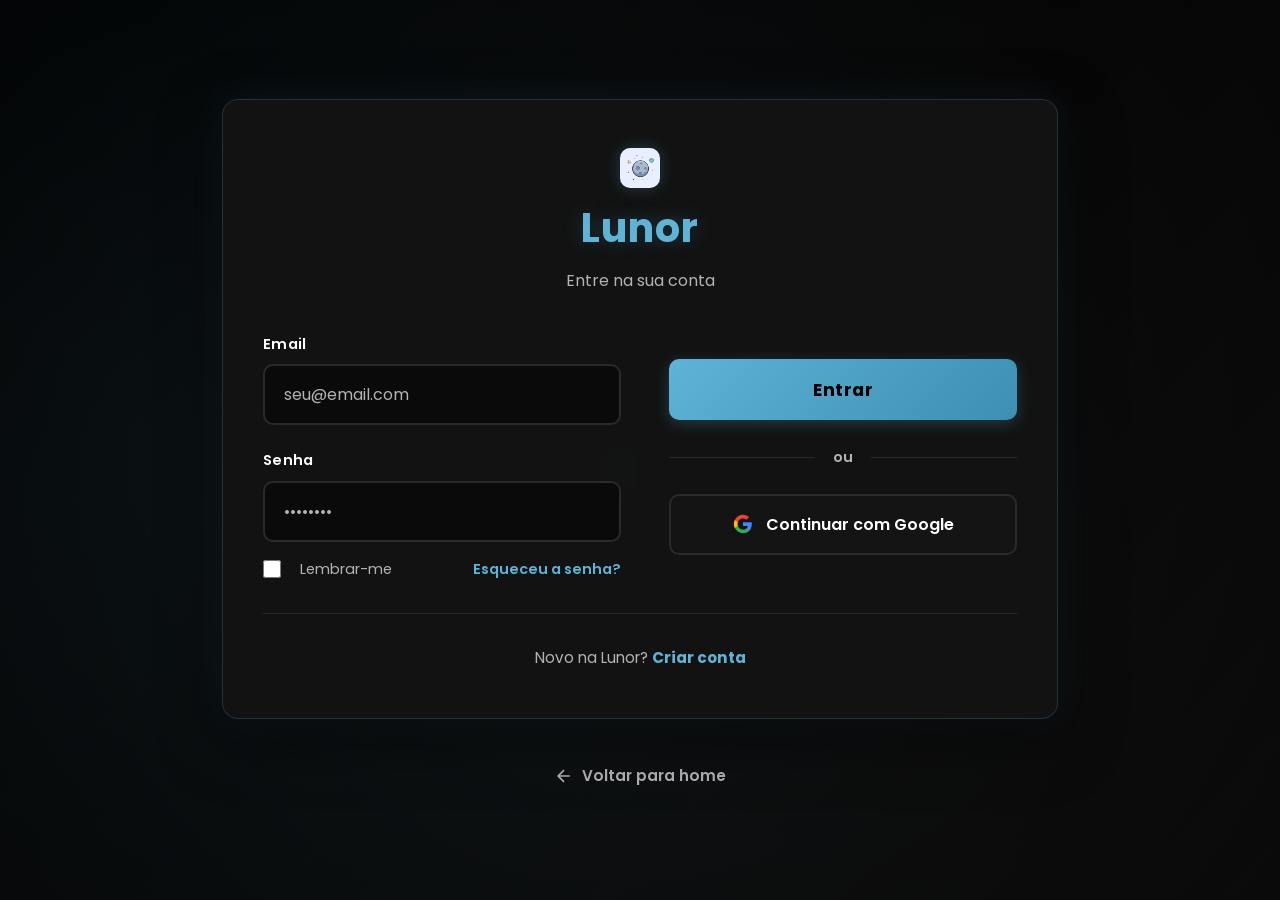
<file: login.html>
<!DOCTYPE html>
<html lang="pt-BR">
<head>
    <meta charset="UTF-8">
    <meta http-equiv="X-UA-Compatible" content="IE=edge">
    <meta name="viewport" content="width=device-width, initial-scale=1.0">
    <link rel="stylesheet" href="estilos/estilo_streaming.css">
    <link rel="stylesheet" href="estilos/estilo_login.css">
    <link rel="icon" href="imagens/logo.png">
    <link rel="preconnect" href="https://fonts.googleapis.com">
    <link rel="preconnect" href="https://fonts.gstatic.com" crossorigin>
    <link href="https://fonts.googleapis.com/css2?family=Poppins:wght@300;400;500;600;700;800&display=swap" rel="stylesheet">
    <script src="scripts/script_login.js" defer></script>
    <title>Login - Lunor</title>
</head>
<body>
    
    <div class="login-container">
        <div class="login-background">
            <div class="background-overlay"></div>
        </div>
        
        <div class="login-content">
            <div class="login-box">
                <div class="login-header">
                    <img src="imagens/logo.png" alt="logo" class="logo-icon" style="border-radius: 10px;">
                    <h1 class="login-title">Lunor</h1>
                    <p class="login-subtitle">Entre na sua conta</p>
                </div>

                <div class="login-split">
                    <div class="login-left">
                        <form class="login-form" id="loginForm">
                            <div class="form-group">
                                <label for="email">Email</label>
                                <input type="email" id="email" name="email" placeholder="seu@email.com" required>
                            </div>

                            <div class="form-group">
                                <label for="password">Senha</label>
                                <input type="password" id="password" name="password" placeholder="••••••••" required>
                            </div>

                            <div class="form-options">
                                <label class="checkbox-container">
                                    <input type="checkbox" id="remember">
                                    <span class="checkmark"></span>
                                    Lembrar-me
                                </label>
                                <a href="#" class="forgot-password">Esqueceu a senha?</a>
                            </div>
                        </form>
                    </div>

                    <div class="login-right">
                        <br>
                        <button type="submit" form="loginForm" class="btn-login">Entrar</button>

                        <div class="login-divider">
                            <span>ou</span>
                        </div>

                        <div class="social-login">
                            <button class="btn-social btn-google">
                                <svg viewBox="0 0 24 24" xmlns="http://www.w3.org/2000/svg">
                                    <path d="M22.56 12.25c0-.78-.07-1.53-.2-2.25H12v4.26h5.92c-.26 1.37-1.04 2.53-2.21 3.31v2.77h3.57c2.08-1.92 3.28-4.74 3.28-8.09z" fill="#4285F4"/>
                                    <path d="M12 23c2.97 0 5.46-.98 7.28-2.66l-3.57-2.77c-.98.66-2.23 1.06-3.71 1.06-2.86 0-5.29-1.93-6.16-4.53H2.18v2.84C3.99 20.53 7.7 23 12 23z" fill="#34A853"/>
                                    <path d="M5.84 14.09c-.22-.66-.35-1.36-.35-2.09s.13-1.43.35-2.09V7.07H2.18C1.43 8.55 1 10.22 1 12s.43 3.45 1.18 4.93l2.85-2.22.81-.62z" fill="#FBBC05"/>
                                    <path d="M12 5.38c1.62 0 3.06.56 4.21 1.64l3.15-3.15C17.45 2.09 14.97 1 12 1 7.7 1 3.99 3.47 2.18 7.07l3.66 2.84c.87-2.6 3.3-4.53 6.16-4.53z" fill="#EA4335"/>
                                </svg>
                                Continuar com Google
                            </button>
                        </div>
                    </div>
                </div>

                <div class="login-footer">
                    <p>Novo na Lunor? <a href="#" class="signup-link">Criar conta</a></p>
                </div>
            </div>

            <div class="back-home">
                <a href="index.html">
                    <svg viewBox="0 0 24 24" fill="none" stroke="currentColor" stroke-width="2">
                        <path d="M19 12H5M12 19l-7-7 7-7"/>
                    </svg>
                    Voltar para home
                </a>
            </div>
        </div>
    </div>

</body>
</html>
</file>
<file: estilos/estilo_streaming.css>
@font-face {
  font-family: "BeaufortforLOL-Bold";
  src: url("../fontes/beaufortforlol_bold.woff2") format("woff2"), url("../fontes/beaufortforlol_bold.ttf")
    format("truetype");
  font-weight: bold;
  font-style: normal;
}

@font-face {
  font-family: "BeaufortforLOL-Regular";
  src: url("../fontes/beaufortforlol_regular.woff2") format("woff2"), url("../fontes/beaufortforlol_regular.ttf")
    format("truetype");
  font-weight: normal;
  font-style: normal;
}

@font-face {
  font-family: "Spiegel-Regular";
  src: url("../fontes/spiegel_regular.woff2") format("woff2"), url("../fontes/spiegel_regular.ttf") format("truetype");
  font-weight: normal;
  font-style: normal;
}

* {
  margin: 0;
  padding: 0;
  box-sizing: border-box;
}

:root {
  --bg-primary: #000000;
  --bg-secondary: #0a0a0a;
  --bg-card: #141414;
  --text-primary: #ffffff;
  --text-secondary: #b3b3b3;
  --accent-primary: #5eb3d6;
  --accent-hover: #7ec8e3;
  --accent-dark: #3d8fb3;
  --border-color: #2a2a2a;
  --overlay: rgba(0, 0, 0, 0.85);
  --progress-bg: #333333;
  --progress-fill: #5eb3d6;
  --shadow-glow: rgba(94, 179, 214, 0.25);
}

body.light-mode {
  --bg-primary: #ffffff;
  --bg-secondary: #f5f5f5;
  --bg-card: #ffffff;
  --text-primary: #000000;
  --text-secondary: #666666;
  --accent-primary: #4a9dbf;
  --accent-hover: #5eb3d6;
  --accent-dark: #3d8fb3;
  --border-color: #e0e0e0;
  --overlay: rgba(255, 255, 255, 0.95);
  --progress-bg: #e0e0e0;
  --progress-fill: #4a9dbf;
  --shadow-glow: rgba(74, 157, 191, 0.25);
}

html {
  scroll-behavior: smooth;
}

body {
  font-family: "Poppins", -apple-system, BlinkMacSystemFont, "Segoe UI", Roboto, "Helvetica Neue", Arial, sans-serif;
  background-color: var(--bg-primary);
  color: var(--text-primary);
  line-height: 1.6;
  transition: background-color 0.3s ease, color 0.3s ease;
  overflow-x: hidden;
}

#navbar {
  position: fixed;
  top: 0;
  width: 100%;
  background: linear-gradient(180deg, rgba(0, 0, 0, 0.95) 0%, rgba(0, 0, 0, 0.8) 100%);
  backdrop-filter: blur(10px);
  z-index: 1000;
  padding: 1rem 0;
  border-bottom: 1px solid rgba(94, 179, 214, 0.15);
  transition: all 0.3s ease;
}

body.light-mode #navbar {
  background: linear-gradient(180deg, rgba(255, 255, 255, 0.98) 0%, rgba(255, 255, 255, 0.95) 100%);
  border-bottom: 1px solid rgba(74, 157, 191, 0.15);
}

.nav-container {
  max-width: 1600px;
  margin: 0 auto;
  padding: 0 3rem;
  display: flex;
  justify-content: space-between;
  align-items: center;
}

.nav-logo {
  display: flex;
  align-items: center;
  gap: 0.8rem;
}

.logo-icon {
  width: 40px;
  height: 40px;
  color: var(--accent-primary);
  filter: drop-shadow(0 0 8px var(--shadow-glow));
}

.nav-logo h1 {
  font-family: "Poppins", sans-serif;
  color: var(--accent-primary);
  font-size: 1.8rem;
  letter-spacing: 1px;
  font-weight: 700;
  text-shadow: 0 0 15px var(--shadow-glow);
}

.nav-menu {
  display: flex;
  list-style: none;
  gap: 2.5rem;
  align-items: center;
}

.nav-link {
  color: var(--text-primary);
  text-decoration: none;
  font-size: 0.95rem;
  font-weight: 500;
  padding: 0.5rem 0;
  transition: all 0.3s ease;
  position: relative;
  letter-spacing: 0.3px;
}

.nav-link::after {
  content: "";
  position: absolute;
  width: 0;
  height: 2px;
  bottom: -2px;
  left: 0;
  background: var(--accent-primary);
  transition: width 0.3s ease;
  box-shadow: 0 0 8px var(--shadow-glow);
}

.nav-link:hover::after,
.nav-link.ativo::after {
  width: 100%;
}

.nav-link:hover {
  color: var(--accent-primary);
}

#tema,
#buscar-btn {
  background-color: transparent;
  border: 2px solid var(--accent-primary);
  color: var(--accent-primary);
  padding: 0.6rem;
  border-radius: 8px;
  cursor: pointer;
  font-size: 1.1rem;
  transition: all 0.3s ease;
  display: flex;
  align-items: center;
  justify-content: center;
}

#buscar-btn svg {
  width: 20px;
  height: 20px;
}

#tema:hover,
#buscar-btn:hover {
  background-color: var(--accent-primary);
  color: var(--bg-primary);
  transform: translateY(-2px);
  box-shadow: 0 4px 12px var(--shadow-glow);
}

#busca-container {
  position: fixed;
  top: 0;
  left: 0;
  width: 100%;
  height: 100vh;
  background-color: var(--overlay);
  backdrop-filter: blur(20px);
  z-index: 2000;
  display: flex;
  justify-content: center;
  align-items: center;
  transition: opacity 0.3s ease, visibility 0.3s ease;
}

#busca-container.busca-oculta {
  opacity: 0;
  visibility: hidden;
}

.busca-content {
  width: 90%;
  max-width: 700px;
  display: flex;
  gap: 1rem;
  align-items: center;
}

#busca-input {
  flex: 1;
  padding: 1.2rem 1.8rem;
  font-size: 1.3rem;
  font-family: "Poppins", sans-serif;
  border: 2px solid var(--accent-primary);
  border-radius: 12px;
  background-color: var(--bg-secondary);
  color: var(--text-primary);
  outline: none;
  transition: all 0.3s ease;
  box-shadow: 0 0 20px var(--shadow-glow);
}

#busca-input:focus {
  border-color: var(--accent-hover);
  box-shadow: 0 0 25px var(--shadow-glow);
}

#busca-input::placeholder {
  color: var(--text-secondary);
}

#fechar-busca {
  background-color: var(--accent-primary);
  border: none;
  color: var(--bg-primary);
  padding: 1.2rem 1.8rem;
  border-radius: 12px;
  cursor: pointer;
  font-size: 1.5rem;
  font-weight: bold;
  transition: all 0.3s ease;
  box-shadow: 0 4px 15px var(--shadow-glow);
}

#fechar-busca:hover {
  background-color: var(--accent-hover);
  transform: scale(1.05);
}

/* Adicionando estilos para o modal do player de vídeo */
.player-modal {
  position: fixed;
  top: 0;
  left: 0;
  width: 100%;
  height: 100%;
  background-color: rgba(0, 0, 0, 0.95);
  z-index: 3000;
  display: none;
  align-items: center;
  justify-content: center;
  opacity: 0;
  transition: opacity 0.3s ease;
}

.player-modal.ativo {
  display: flex;
  opacity: 1;
}

.player-container {
  position: relative;
  width: 95%;
  height: 95%;
  max-width: 1400px;
  background-color: #000;
  border-radius: 12px;
  overflow: hidden;
  box-shadow: 0 10px 50px rgba(0, 0, 0, 0.7);
}

.player-close-btn {
  position: absolute;
  top: 20px;
  right: 20px;
  background: rgba(255, 255, 255, 0.2);
  border: 2px solid rgba(255, 255, 255, 0.5);
  color: #ffffff;
  width: 50px;
  height: 50px;
  border-radius: 50%;
  cursor: pointer;
  display: flex;
  align-items: center;
  justify-content: center;
  transition: all 0.3s ease;
  z-index: 10;
}

.player-close-btn svg {
  width: 24px;
  height: 24px;
}

.player-close-btn:hover {
  background: rgba(255, 255, 255, 0.3);
  border-color: #ffffff;
  transform: scale(1.1);
}

.player-video-container {
  width: 100%;
  height: 100%;
  position: relative;
  background: linear-gradient(135deg, #1a1a1a 0%, #0a0a0a 100%);
  display: flex;
  flex-direction: column;
  justify-content: center;
  align-items: center;
}

.player-background {
  position: absolute;
  top: 0;
  left: 0;
  width: 100%;
  height: 100%;
  background: radial-gradient(circle at center, rgba(94, 179, 214, 0.1) 0%, transparent 70%);
  display: flex;
  align-items: center;
  justify-content: center;
  font-size: 6rem;
  color: rgba(255, 255, 255, 0.1);
  z-index: 1;
  pointer-events: none;
}

.player-background::before {
  content: "▶";
  animation: pulse-play 2s ease-in-out infinite;
}

.player-controls {
  position: absolute;
  bottom: 0;
  left: 0;
  right: 0;
  background: linear-gradient(to top, rgba(0, 0, 0, 0.9), transparent);
  padding: 3rem 2rem 2rem;
  display: flex;
  gap: 1rem;
  align-items: center;
  z-index: 2;
  transition: opacity 0.3s ease;
}

.control-btn {
  background: rgba(94, 179, 214, 0.8);
  border: none;
  color: #ffffff;
  width: 45px;
  height: 45px;
  border-radius: 50%;
  cursor: pointer;
  display: flex;
  align-items: center;
  justify-content: center;
  transition: all 0.3s ease;
  flex-shrink: 0;
}

.control-btn svg {
  width: 20px;
  height: 20px;
}

.control-btn:hover {
  background: rgba(94, 179, 214, 1);
  transform: scale(1.1);
}

.control-btn span {
  font-weight: bold;
  font-size: 0.9rem;
}

.player-progress {
  flex: 1;
  display: flex;
  align-items: center;
  gap: 0.8rem;
}

.progress-bar-player {
  width: 100%;
  height: 6px;
  background-color: rgba(255, 255, 255, 0.2);
  border-radius: 3px;
  cursor: pointer;
  position: relative;
  transition: height 0.2s ease;
}

.progress-bar-player:hover {
  height: 8px;
}

.progress-fill-player {
  height: 100%;
  width: 0%;
  background: linear-gradient(90deg, #5eb3d6 0%, #3a9cc9 100%);
  border-radius: 3px;
  transition: width 0.1s linear;
  box-shadow: 0 0 8px rgba(94, 179, 214, 0.6);
}

.time-current,
.time-duration {
  color: #ffffff;
  font-size: 0.85rem;
  font-weight: 500;
  min-width: 40px;
  text-align: center;
}

.quality-selector {
  position: relative;
}

.quality-btn {
  background: rgba(94, 179, 214, 0.8);
  border: none;
  color: #ffffff;
  width: auto;
  padding: 0.5rem 1rem;
  border-radius: 20px;
  cursor: pointer;
  font-size: 0.9rem;
  font-weight: bold;
  display: flex;
  align-items: center;
  justify-content: center;
  transition: all 0.3s ease;
}

.quality-btn:hover {
  background: rgba(94, 179, 214, 1);
  transform: scale(1.05);
}

.quality-menu {
  position: absolute;
  bottom: 60px;
  right: 0;
  background: rgba(0, 0, 0, 0.9);
  border: 1px solid rgba(94, 179, 214, 0.5);
  border-radius: 8px;
  overflow: hidden;
  display: none;
  flex-direction: column;
  min-width: 120px;
  z-index: 100;
}

.quality-menu.ativo {
  display: flex;
}

.quality-option {
  background: none;
  border: none;
  color: #ffffff;
  padding: 0.8rem 1.2rem;
  cursor: pointer;
  transition: all 0.2s ease;
  font-size: 0.9rem;
}

.quality-option:hover {
  background: rgba(94, 179, 214, 0.3);
}

.quality-option.active {
  background: rgba(94, 179, 214, 0.6);
  font-weight: bold;
}

.subtitle-menu {
  position: fixed;
  bottom: 120px;
  right: 30px;
  background: rgba(0, 0, 0, 0.95);
  border: 1px solid rgba(94, 179, 214, 0.5);
  border-radius: 8px;
  overflow: hidden;
  display: none;
  flex-direction: column;
  min-width: 180px;
  z-index: 2999;
}

.subtitle-menu.ativo {
  display: flex;
}

.subtitle-option {
  background: none;
  border: none;
  color: #ffffff;
  padding: 1rem 1.2rem;
  cursor: pointer;
  transition: all 0.2s ease;
  font-size: 0.95rem;
  text-align: left;
}

.subtitle-option:hover {
  background: rgba(94, 179, 214, 0.3);
}

.subtitle-option.active {
  background: rgba(94, 179, 214, 0.6);
  font-weight: bold;
  color: #5eb3d6;
}

.player-meta {
  font-size: 0.9rem;
  color: rgba(255, 255, 255, 0.7);
  margin-top: 0.5rem;
}

.poster-clickable {
  cursor: pointer;
  transition: transform 0.3s ease;
}

.poster-clickable:hover {
  transform: scale(1.05);
}

.player-title-info {
  position: absolute;
  top: 20px;
  left: 20px;
  color: #ffffff;
  z-index: 10;
}

.player-title-info h3 {
  font-size: 1.5rem;
  font-weight: 700;
  margin: 0;
  text-shadow: 2px 2px 8px rgba(0, 0, 0, 0.8);
}

.hero {
  margin-top: 80px;
  height: 85vh;
  background: linear-gradient(to right, rgba(0, 0, 0, 0.9) 0%, rgba(0, 0, 0, 0.4) 50%, rgba(0, 0, 0, 0.9) 100%),
    linear-gradient(to bottom, rgba(0, 0, 0, 0.3) 0%, rgba(0, 0, 0, 0.95) 100%),
    url("data:image/svg+xml,%3Csvg width='100' height='100' xmlns='http://www.w3.org/2000/svg'%3E%3Crect fill='%23141414' width='100' height='100'/%3E%3C/svg%3E");
  background-size: cover;
  background-position: center;
  display: flex;
  align-items: center;
  padding: 0 3rem;
  position: relative;
  overflow: hidden;
}

.hero::before {
  content: "";
  position: absolute;
  top: 0;
  left: 0;
  right: 0;
  bottom: 0;
  background: radial-gradient(circle at 30% 50%, rgba(94, 179, 214, 0.08) 0%, transparent 50%);
  pointer-events: none;
}

.hero-gradient {
  position: absolute;
  bottom: 0;
  left: 0;
  right: 0;
  height: 100vh;
  background-image: url("../imagens/stranger_things.png");
  background-size: cover;
  background-position: center;
  background-repeat: no-repeat;
  pointer-events: none;
}

.hero-content {
  max-width: 1600px;
  margin: 0 auto;
  width: 100%;
  max-width: 650px;
  z-index: 1;
}

.hero-badge {
  display: inline-block;
  background: linear-gradient(135deg, var(--accent-primary) 0%, var(--accent-dark) 100%);
  color: var(--bg-primary);
  padding: 0.5rem 1.2rem;
  border-radius: 6px;
  font-weight: 700;
  font-size: 0.85rem;
  letter-spacing: 1px;
  margin-bottom: 1.5rem;
  text-transform: uppercase;
  box-shadow: 0 4px 12px var(--shadow-glow);
}

.hero-title {
  font-family: "Poppins", sans-serif;
  font-size: 5rem;
  margin-bottom: 1.5rem;
  color: #ffffff;
  text-shadow: 2px 2px 20px rgba(0, 0, 0, 0.9);
  line-height: 1.1;
  font-weight: 700;
  letter-spacing: -1px;
}

.hero-description {
  font-size: 1.25rem;
  line-height: 1.6;
  margin-bottom: 2rem;
  color: #ffffff;
  text-shadow: 1px 1px 10px rgba(0, 0, 0, 0.9);
  max-width: 600px;
}

.hero-buttons {
  display: flex;
  gap: 1rem;
  margin-bottom: 2rem;
}

.btn-primary,
.btn-secondary {
  padding: 1rem 2.5rem;
  font-size: 1.1rem;
  font-weight: 700;
  font-family: "Poppins", sans-serif;
  border: none;
  border-radius: 8px;
  cursor: pointer;
  transition: all 0.3s ease;
  display: flex;
  align-items: center;
  gap: 0.8rem;
  letter-spacing: 0.5px;
}

.btn-primary svg,
.btn-secondary svg {
  width: 20px;
  height: 20px;
}

.btn-primary {
  background: linear-gradient(135deg, var(--accent-primary) 0%, var(--accent-dark) 100%);
  color: var(--bg-primary);
  box-shadow: 0 4px 15px var(--shadow-glow);
}

.btn-primary:hover {
  transform: translateY(-3px);
  box-shadow: 0 6px 20px var(--shadow-glow);
}

.btn-secondary {
  background-color: rgba(255, 255, 255, 0.15);
  color: #ffffff;
  border: 2px solid rgba(255, 255, 255, 0.5);
  backdrop-filter: blur(10px);
}

.btn-secondary:hover {
  background-color: rgba(255, 255, 255, 0.25);
  border-color: #ffffff;
  transform: translateY(-3px);
}

.hero-info {
  display: flex;
  gap: 2rem;
  align-items: center;
  font-size: 1rem;
  color: #ffffff;
}

.info-item {
  display: flex;
  align-items: center;
  gap: 0.5rem;
  font-weight: 500;
}

.info-item svg {
  width: 18px;
  height: 18px;
  color: var(--accent-primary);
}

#barra_progresso {
  position: fixed;
  top: 0;
  left: 0;
  height: 3px;
  background: linear-gradient(90deg, var(--accent-primary) 0%, var(--accent-hover) 100%);
  width: 0%;
  z-index: 1001;
  transition: width 0.1s ease-out;
  box-shadow: 0 0 8px var(--shadow-glow);
}

#conteudo {
  max-width: 1600px;
  margin: 0 auto;
  padding: 3rem 3rem 5rem;
}

.content-section {
  margin-bottom: 4rem;
}

.section-header {
  display: flex;
  justify-content: space-between;
  align-items: flex-end;
  margin-bottom: 1.5rem;
}

.section-title {
  font-family: "Poppins", sans-serif;
  font-size: 1.8rem;
  margin-bottom: 0.3rem;
  color: var(--text-primary);
  font-weight: 700;
  letter-spacing: -0.5px;
}

.section-subtitle {
  font-size: 0.95rem;
  color: var(--text-secondary);
}

.ver-tudo {
  color: var(--text-secondary);
  text-decoration: none;
  font-size: 0.95rem;
  font-weight: 600;
  transition: all 0.3s ease;
  display: flex;
  align-items: center;
  gap: 0.3rem;
}

.ver-tudo:hover {
  color: var(--accent-primary);
}

.cards-scroll {
  display: flex;
  gap: 1rem;
  overflow-x: auto;
  overflow-y: hidden;
  padding-bottom: 1rem;
  scroll-behavior: smooth;
  scrollbar-width: thin;
  scrollbar-color: var(--accent-primary) var(--bg-secondary);
}

.cards-scroll::-webkit-scrollbar {
  height: 8px;
}

.cards-scroll::-webkit-scrollbar-track {
  background: var(--bg-secondary);
  border-radius: 10px;
}

.cards-scroll::-webkit-scrollbar-thumb {
  background: var(--accent-primary);
  border-radius: 10px;
}

.cards-scroll::-webkit-scrollbar-thumb:hover {
  background: var(--accent-hover);
}

.card {
  background-color: var(--bg-card);
  border-radius: 8px;
  overflow: hidden;
  transition: all 0.3s ease;
  cursor: pointer;
  position: relative;
  border: 1px solid var(--border-color);
  flex-shrink: 0;
  width: 220px;
}

.card:hover {
  transform: scale(1.05);
  border-color: var(--accent-primary);
  box-shadow: 0 8px 25px var(--shadow-glow);
  z-index: 10;
}

.card-badge {
  position: absolute;
  top: 10px;
  right: 10px;
  background: linear-gradient(135deg, var(--accent-primary) 0%, var(--accent-dark) 100%);
  color: var(--bg-primary);
  padding: 0.4rem 0.8rem;
  border-radius: 6px;
  font-weight: 700;
  z-index: 10;
  font-size: 0.85rem;
  box-shadow: 0 2px 8px var(--shadow-glow);
}

.top-badge {
  font-size: 1.5rem;
  padding: 0.5rem 1rem;
  top: 15px;
  left: 15px;
  right: auto;
}

.card-image {
  position: relative;
  width: 100%;
  height: 330px;
  overflow: hidden;
  background: linear-gradient(135deg, var(--bg-secondary) 0%, var(--bg-card) 100%);
}

.card-image img {
  width: 100%;
  height: 100%;
  object-fit: cover;
  transition: transform 0.3s ease;
}

.card:hover .card-image img {
  transform: scale(1.1);
}

.card-overlay {
  position: absolute;
  top: 0;
  left: 0;
  width: 100%;
  height: 100%;
  background: linear-gradient(to top, rgba(0, 0, 0, 0.9) 0%, rgba(0, 0, 0, 0.4) 100%);
  display: flex;
  justify-content: center;
  align-items: center;
  opacity: 0;
  transition: opacity 0.3s ease;
}

.card:hover .card-overlay {
  opacity: 1;
}

.play-btn {
  background: linear-gradient(135deg, var(--accent-primary) 0%, var(--accent-dark) 100%);
  border: none;
  color: var(--bg-primary);
  width: 60px;
  height: 60px;
  border-radius: 50%;
  cursor: pointer;
  transition: all 0.3s ease;
  display: flex;
  align-items: center;
  justify-content: center;
  box-shadow: 0 4px 15px var(--shadow-glow);
}

.play-btn svg {
  width: 24px;
  height: 24px;
  margin-left: 3px;
}

.play-btn:hover {
  transform: scale(1.15);
  box-shadow: 0 6px 20px var(--shadow-glow);
}

.card-info {
  padding: 1rem;
}

.card-info h3 {
  font-weight: 700;
  font-size: 1rem;
  margin-bottom: 0.5rem;
  color: var(--text-primary);
  line-height: 1.3;
}

.card-meta {
  font-size: 0.85rem;
  color: var(--text-secondary);
  margin-bottom: 0.4rem;
}

.card-rating {
  font-size: 0.9rem;
  color: var(--accent-primary);
  font-weight: 700;
}

.card-continuar .progress-bar {
  position: absolute;
  bottom: 0;
  left: 0;
  width: 100%;
  height: 5px;
  background-color: var(--progress-bg);
}

.progress-fill {
  height: 100%;
  background: linear-gradient(90deg, var(--accent-primary) 0%, var(--accent-hover) 100%);
  transition: width 0.3s ease;
  box-shadow: 0 0 8px var(--shadow-glow);
}

/* Completando a seção mood-filter e adicionando as seções faltantes */
.mood-filter {
  display: flex;
  gap: 1rem;
  margin-bottom: 2rem;
  overflow-x: auto;
  padding-bottom: 0.5rem;
  scrollbar-width: thin;
  scrollbar-color: var(--accent-primary) var(--bg-secondary);
}

.mood-filter::-webkit-scrollbar {
  height: 6px;
}

.mood-filter::-webkit-scrollbar-track {
  background: var(--bg-secondary);
  border-radius: 5px;
}

.mood-filter::-webkit-scrollbar-thumb {
  background: var(--accent-primary);
  border-radius: 5px;
}

.mood-btn {
  background: linear-gradient(135deg, var(--bg-card) 0%, rgba(20, 20, 20, 0.8) 100%);
  border: 2px solid var(--border-color);
  color: var(--text-primary);
  padding: 0.7rem 1.5rem;
  border-radius: 20px;
  cursor: pointer;
  transition: all 0.3s ease;
  display: flex;
  align-items: center;
  gap: 0.6rem;
  font-weight: 600;
  white-space: nowrap;
  flex-shrink: 0;
}

.mood-btn:hover {
  border-color: var(--accent-primary);
  background: linear-gradient(135deg, rgba(94, 179, 214, 0.1) 0%, rgba(20, 20, 20, 0.9) 100%);
}

.mood-btn.ativo {
  background: linear-gradient(135deg, var(--accent-primary) 0%, var(--accent-dark) 100%);
  border-color: var(--accent-primary);
  color: var(--bg-primary);
  box-shadow: 0 4px 15px var(--shadow-glow);
}

.mood-icon {
  font-size: 1.3rem;
}

footer {
  background: linear-gradient(180deg, rgba(10, 10, 10, 0.8) 0%, rgba(0, 0, 0, 0.95) 100%);
  border-top: 1px solid var(--border-color);
  color: var(--text-primary);
  padding: 3rem 0 1rem;
  margin-top: 5rem;
}

.footer-content {
  max-width: 1600px;
  margin: 0 auto;
  padding: 0 3rem;
}

.footer-logo {
  display: flex;
  align-items: center;
  gap: 0.8rem;
  margin-bottom: 2rem;
}

.footer-logo h2 {
  font-family: "Poppins", sans-serif;
  color: var(--accent-primary);
  font-size: 1.5rem;
  font-weight: 700;
  letter-spacing: 1px;
  text-shadow: 0 0 10px var(--shadow-glow);
}

.footer-links {
  display: grid;
  grid-template-columns: repeat(auto-fit, minmax(200px, 1fr));
  gap: 2rem;
  margin-bottom: 2rem;
}

.footer-column h4 {
  color: var(--accent-primary);
  margin-bottom: 1rem;
  font-weight: 700;
  font-size: 1rem;
}

.footer-column a {
  display: block;
  color: var(--text-secondary);
  text-decoration: none;
  margin-bottom: 0.8rem;
  transition: all 0.3s ease;
  font-size: 0.95rem;
}

.footer-column a:hover {
  color: var(--accent-primary);
  margin-left: 0.5rem;
}

.footer-bottom {
  border-top: 1px solid var(--border-color);
  padding-top: 2rem;
  text-align: center;
  color: var(--text-secondary);
  font-size: 0.9rem;
}

.footer-credits {
  margin-top: 0.5rem;
}

.voltar-topo {
  position: fixed;
  bottom: 30px;
  right: 30px;
  background: linear-gradient(135deg, var(--accent-primary) 0%, var(--accent-dark) 100%);
  border: none;
  color: var(--bg-primary);
  width: 50px;
  height: 50px;
  border-radius: 50%;
  cursor: pointer;
  display: flex;
  align-items: center;
  justify-content: center;
  opacity: 0;
  visibility: hidden;
  transition: all 0.3s ease;
  z-index: 999;
  box-shadow: 0 4px 15px var(--shadow-glow);
}

.voltar-topo.visible {
  opacity: 1;
  visibility: visible;
}

.voltar-topo:hover {
  transform: translateY(-3px);
  box-shadow: 0 6px 20px var(--shadow-glow);
}

.voltar-topo svg {
  width: 24px;
  height: 24px;
}

/* Animações */
@keyframes pulse-play {
  0%,
  100% {
    opacity: 0.3;
    transform: scale(1);
  }
  50% {
    opacity: 0.7;
    transform: scale(1.05);
  }
}

/* Media Queries */
@media (max-width: 1200px) {
  .nav-container {
    padding: 0 2rem;
  }

  #conteudo {
    padding: 2rem 2rem 4rem;
  }

  .hero-title {
    font-size: 3.5rem;
  }

  .section-title {
    font-size: 1.5rem;
  }

  .card {
    width: 180px;
  }

  .card-image {
    height: 270px;
  }
}

@media (max-width: 768px) {
  .nav-container {
    padding: 0 1.5rem;
  }

  .nav-menu {
    gap: 1.5rem;
  }

  .nav-link {
    font-size: 0.85rem;
  }

  .hero {
    height: 100vh;
    margin-top: 70px;
    padding: 0 1.5rem;
  }

  .hero-title {
    font-size: 2.5rem;
  }

  .hero-description {
    font-size: 1rem;
  }

  .hero-buttons {
    flex-direction: column;
  }

  .btn-primary,
  .btn-secondary {
    width: 100%;
    justify-content: center;
  }

  .hero-info {
    flex-wrap: wrap;
    gap: 1rem;
  }

  #conteudo {
    padding: 1.5rem 1.5rem 3rem;
  }

  .section-title {
    font-size: 1.3rem;
  }

  .card {
    width: 150px;
  }

  .card-image {
    height: 225px;
  }

  .card-info {
    padding: 0.8rem;
  }

  .card-info h3 {
    font-size: 0.9rem;
  }

  .card-meta,
  .card-rating {
    font-size: 0.75rem;
  }

  .mood-btn {
    padding: 0.6rem 1.2rem;
    font-size: 0.85rem;
  }

  .player-controls {
    padding: 2rem 1.5rem 1.5rem;
    gap: 0.8rem;
    flex-wrap: wrap;
  }

  .control-btn {
    width: 40px;
    height: 40px;
  }

  .time-current,
  .time-duration {
    font-size: 0.75rem;
    min-width: 35px;
  }

  .quality-btn {
    padding: 0.4rem 0.8rem;
    font-size: 0.8rem;
  }

  .player-container {
    width: 98%;
    height: 90%;
    border-radius: 8px;
  }

  .player-close-btn {
    width: 40px;
    height: 40px;
    top: 10px;
    right: 10px;
  }

  .player-title-info h3 {
    font-size: 1.2rem;
  }

  .voltar-topo {
    bottom: 20px;
    right: 20px;
    width: 45px;
    height: 45px;
  }

  footer {
    padding: 2rem 0 1rem;
  }

  .footer-links {
    grid-template-columns: repeat(2, 1fr);
    gap: 1.5rem;
  }
}

@media (max-width: 480px) {
  .nav-container {
    padding: 0 1rem;
  }

  .nav-logo h1 {
    display: none;
  }

  .nav-menu {
    gap: 1rem;
  }

  .hero {
    height: 80vh;
    margin-top: 60px;
  }

  .hero-title {
    font-size: 1.8rem;
  }

  .hero-description {
    font-size: 0.9rem;
  }

  .hero-buttons {
    gap: 0.5rem;
  }

  .btn-primary,
  .btn-secondary {
    padding: 0.8rem 1.5rem;
    font-size: 0.9rem;
  }

  #conteudo {
    padding: 1rem 1rem 2rem;
  }

  .section-title {
    font-size: 1.1rem;
  }

  .card {
    width: 120px;
  }

  .card-image {
    height: 180px;
  }

  .mood-filter {
    gap: 0.8rem;
  }

  .mood-btn {
    padding: 0.5rem 1rem;
    font-size: 0.75rem;
  }

  .player-controls {
    padding: 1.5rem 1rem 1rem;
    gap: 0.6rem;
  }

  .player-progress {
    gap: 0.5rem;
  }

  .footer-links {
    grid-template-columns: 1fr;
    gap: 1rem;
  }

  .footer-column a {
    margin-bottom: 0.5rem;
  }
}
</file>
<file: estilos/estilo_login.css>
.login-container {
    min-height: 100vh;
    display: flex;
    align-items: center;
    justify-content: center;
    position: relative;
    overflow: hidden;
}

.login-background {
    position: absolute;
    top: 0;
    left: 0;
    width: 100%;
    height: 100%;
    background: linear-gradient(135deg, #000000 0%, #0a0a0a 50%, #141414 100%);
    z-index: 0;
}

.login-background::before {
    content: "";
    position: absolute;
    top: -50%;
    left: -50%;
    width: 200%;
    height: 200%;
    background: radial-gradient(circle at 30% 50%, rgba(94, 179, 214, 0.1) 0%, transparent 50%);
    animation: rotate 30s linear infinite;
}

@keyframes rotate {
    from {
        transform: rotate(0deg);
    }
    to {
        transform: rotate(360deg);
    }
}

.background-overlay {
    position: absolute;
    top: 0;
    left: 0;
    width: 100%;
    height: 100%;
    background: radial-gradient(circle at center, transparent 0%, rgba(0, 0, 0, 0.5) 100%);
}

.login-content {
    position: relative;
    z-index: 1;
    width: 100%;
    max-width: 900px;
    padding: 2rem;
}

.login-box {
    background: rgba(20, 20, 20, 0.95);
    backdrop-filter: blur(20px);
    border-radius: 16px;
    padding: 3rem 2.5rem;
    border: 1px solid rgba(94, 179, 214, 0.2);
    box-shadow: 0 20px 60px rgba(0, 0, 0, 0.5), 0 0 40px rgba(94, 179, 214, 0.1);
}

body.light-mode .login-box {
    background: rgba(255, 255, 255, 0.95);
    border: 1px solid rgba(74, 157, 191, 0.2);
}

.login-header {
    text-align: center;
    margin-bottom: 2.5rem;
}

.logo-icon-login {
    width: 60px;
    height: 60px;
    color: var(--accent-primary);
    filter: drop-shadow(0 0 15px var(--shadow-glow));
    margin-bottom: 1rem;
}

.login-title {
    font-family: "Poppins", sans-serif;
    color: var(--accent-primary);
    font-size: 2.5rem;
    letter-spacing: 1px;
    font-weight: 700;
    text-shadow: 0 0 20px var(--shadow-glow);
    margin-bottom: 0.5rem;
}

.login-subtitle {
    color: var(--text-secondary);
    font-size: 1rem;
    font-weight: 400;
}

.login-split {
    display: flex;
    gap: 3rem;
    align-items: flex-start;
}

.login-left {
    flex: 1;
}

.login-right {
    flex: 1;
    display: flex;
    flex-direction: column;
    justify-content: center;
}

.login-form {
    display: flex;
    flex-direction: column;
    gap: 1.5rem;
}

.form-group {
    display: flex;
    flex-direction: column;
    gap: 0.5rem;
}

.form-group label {
    color: var(--text-primary);
    font-size: 0.9rem;
    font-weight: 600;
    letter-spacing: 0.3px;
}

.form-group input {
    padding: 1rem 1.2rem;
    font-size: 1rem;
    font-family: "Poppins", sans-serif;
    border: 2px solid var(--border-color);
    border-radius: 10px;
    background-color: var(--bg-secondary);
    color: var(--text-primary);
    outline: none;
    transition: all 0.3s ease;
}

.form-group input:focus {
    border-color: var(--accent-primary);
    box-shadow: 0 0 15px var(--shadow-glow);
}

.form-group input::placeholder {
    color: var(--text-secondary);
}

.form-options {
    display: flex;
    justify-content: space-between;
    align-items: center;
    margin-top: -0.5rem;
}

.checkbox-container {
    display: flex;
    align-items: center;
    gap: 0.6rem;
    cursor: pointer;
    color: var(--text-secondary);
    font-size: 0.9rem;
    user-select: none;
}

.checkbox-container input[type="checkbox"] {
    width: 18px;
    height: 18px;
    cursor: pointer;
    accent-color: var(--accent-primary);
}

.forgot-password {
    color: var(--accent-primary);
    text-decoration: none;
    font-size: 0.9rem;
    font-weight: 600;
    transition: all 0.3s ease;
}

.forgot-password:hover {
    color: var(--accent-hover);
    text-decoration: underline;
}

.btn-login {
    padding: 1.1rem;
    font-size: 1.1rem;
    font-weight: 700;
    font-family: "Poppins", sans-serif;
    border: none;
    border-radius: 10px;
    cursor: pointer;
    background: linear-gradient(135deg, var(--accent-primary) 0%, var(--accent-dark) 100%);
    color: var(--bg-primary);
    box-shadow: 0 4px 15px var(--shadow-glow);
    transition: all 0.3s ease;
    letter-spacing: 0.5px;
}

.btn-login:hover {
    transform: translateY(-2px);
    box-shadow: 0 6px 20px var(--shadow-glow);
}

.btn-login:active {
    transform: translateY(0);
}

.login-divider {
    margin: 1.5rem 0;
    text-align: center;
    position: relative;
}

.login-divider::before,
.login-divider::after {
    content: "";
    position: absolute;
    top: 50%;
    width: 42%;
    height: 1px;
    background: var(--border-color);
}

.login-divider::before {
    left: 0;
}

.login-divider::after {
    right: 0;
}

.login-divider span {
    color: var(--text-secondary);
    font-size: 0.9rem;
    font-weight: 600;
    background: transparent;
    padding: 0 1rem;
    position: relative;
    z-index: 1;
}

.social-login {
    display: flex;
    flex-direction: column;
    gap: 1rem;
}

.btn-social {
    padding: 1rem;
    font-size: 1rem;
    font-weight: 600;
    font-family: "Poppins", sans-serif;
    border: 2px solid var(--border-color);
    border-radius: 10px;
    cursor: pointer;
    background-color: var(--bg-card);
    color: var(--text-primary);
    transition: all 0.3s ease;
    display: flex;
    align-items: center;
    justify-content: center;
    gap: 0.8rem;
}

.btn-social svg {
    width: 20px;
    height: 20px;
}

.btn-social:hover {
    border-color: var(--accent-primary);
    transform: translateY(-2px);
    box-shadow: 0 4px 12px var(--shadow-glow);
}

.login-footer {
    text-align: center;
    margin-top: 2rem;
    padding-top: 2rem;
    border-top: 1px solid var(--border-color);
}

.login-footer p {
    color: var(--text-secondary);
    font-size: 0.95rem;
}

.signup-link {
    color: var(--accent-primary);
    text-decoration: none;
    font-weight: 700;
    transition: all 0.3s ease;
}

.signup-link:hover {
    color: var(--accent-hover);
    text-decoration: underline;
}

.back-home {
    text-align: center;
    margin-top: 2rem;
}

.back-home a {
    color: var(--text-secondary);
    text-decoration: none;
    font-size: 0.95rem;
    font-weight: 600;
    display: inline-flex;
    align-items: center;
    gap: 0.5rem;
    transition: all 0.3s ease;
    padding: 0.8rem 1.5rem;
    border-radius: 8px;
}

.back-home a svg {
    width: 20px;
    height: 20px;
}

.back-home a:hover {
    color: var(--accent-primary);
    background-color: rgba(94, 179, 214, 0.1);
}

@media (max-width: 768px) {
    .login-content {
        padding: 1rem;
    }

    .login-box {
        padding: 2rem 1.5rem;
    }

    .login-split {
        flex-direction: column;
        gap: 2rem;
    }

    .login-title {
        font-size: 2rem;
    }

    .logo-icon-login {
        width: 50px;
        height: 50px;
    }
}

@media (max-width: 480px) {
    .login-box {
        padding: 1.5rem 1rem;
    }

    .login-title {
        font-size: 1.8rem;
    }

    .form-options {
        flex-direction: column;
        align-items: flex-start;
        gap: 1rem;
    }
}
</file>
